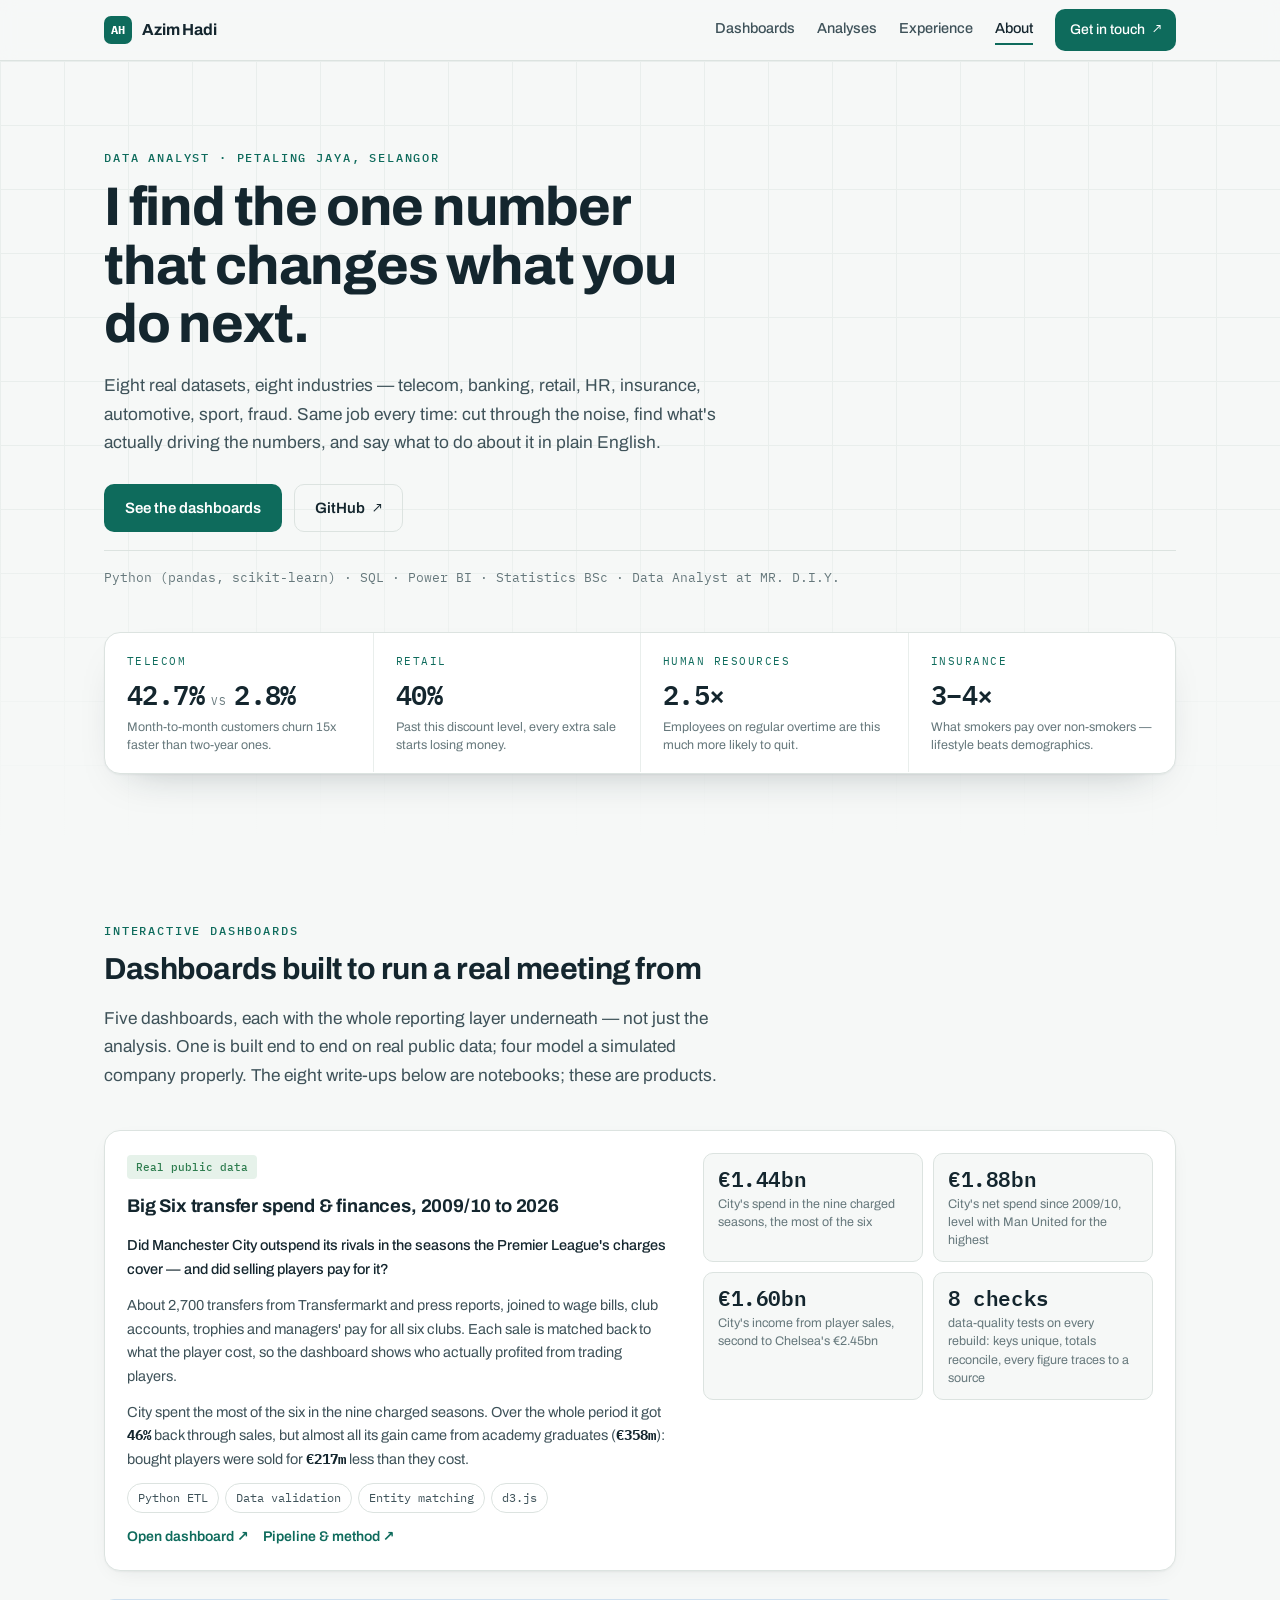
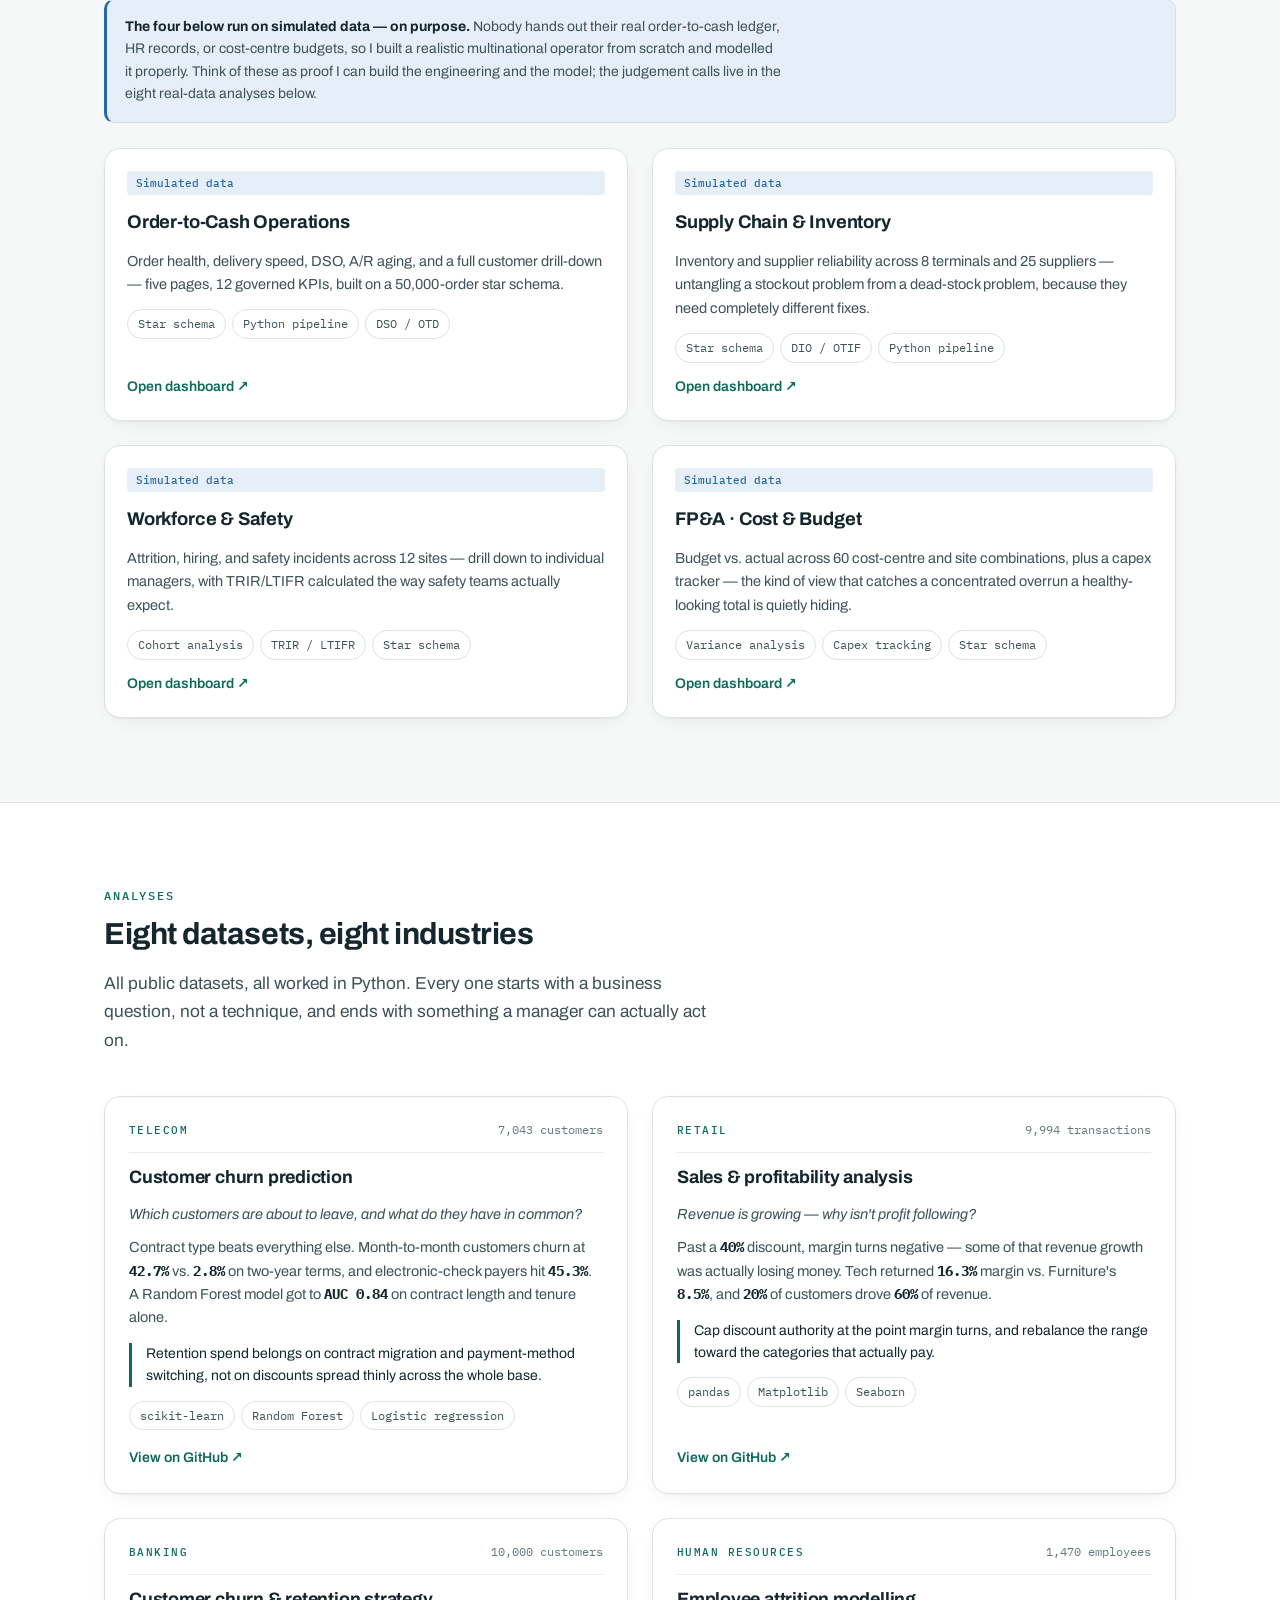
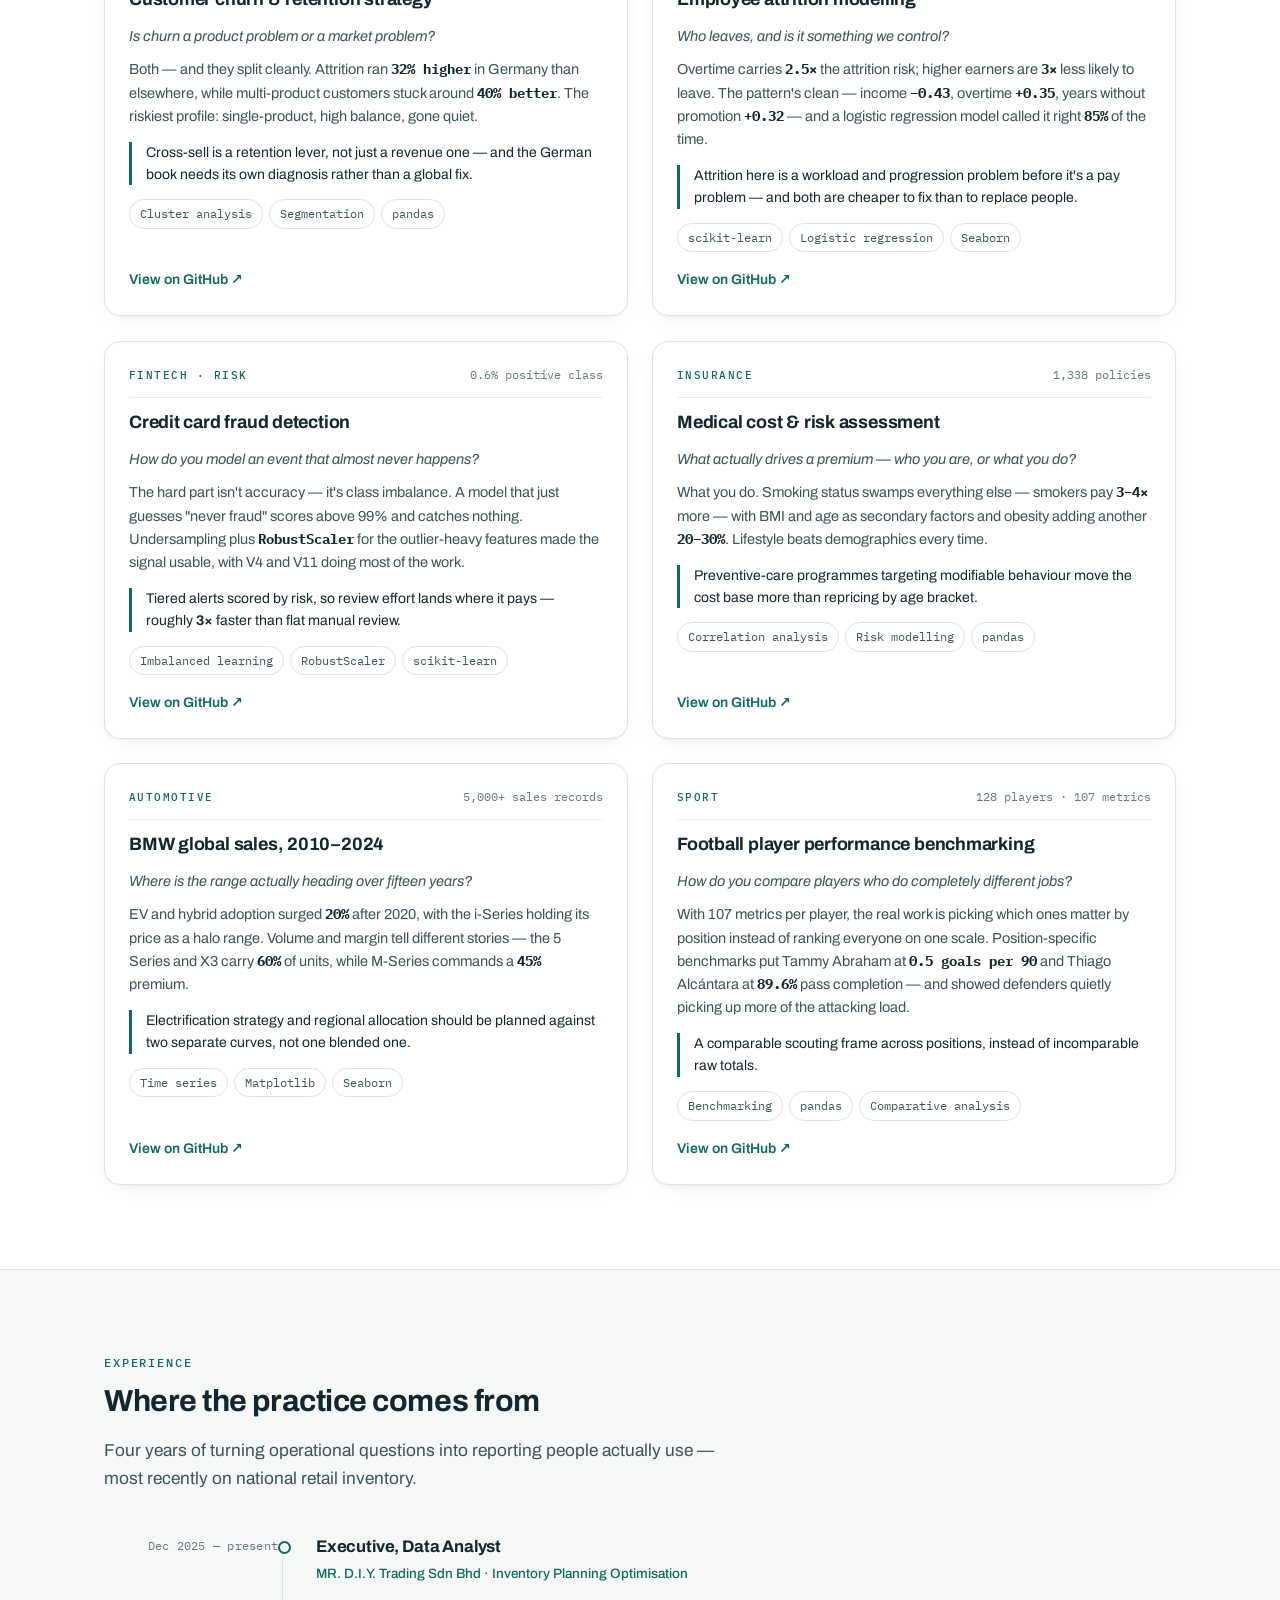
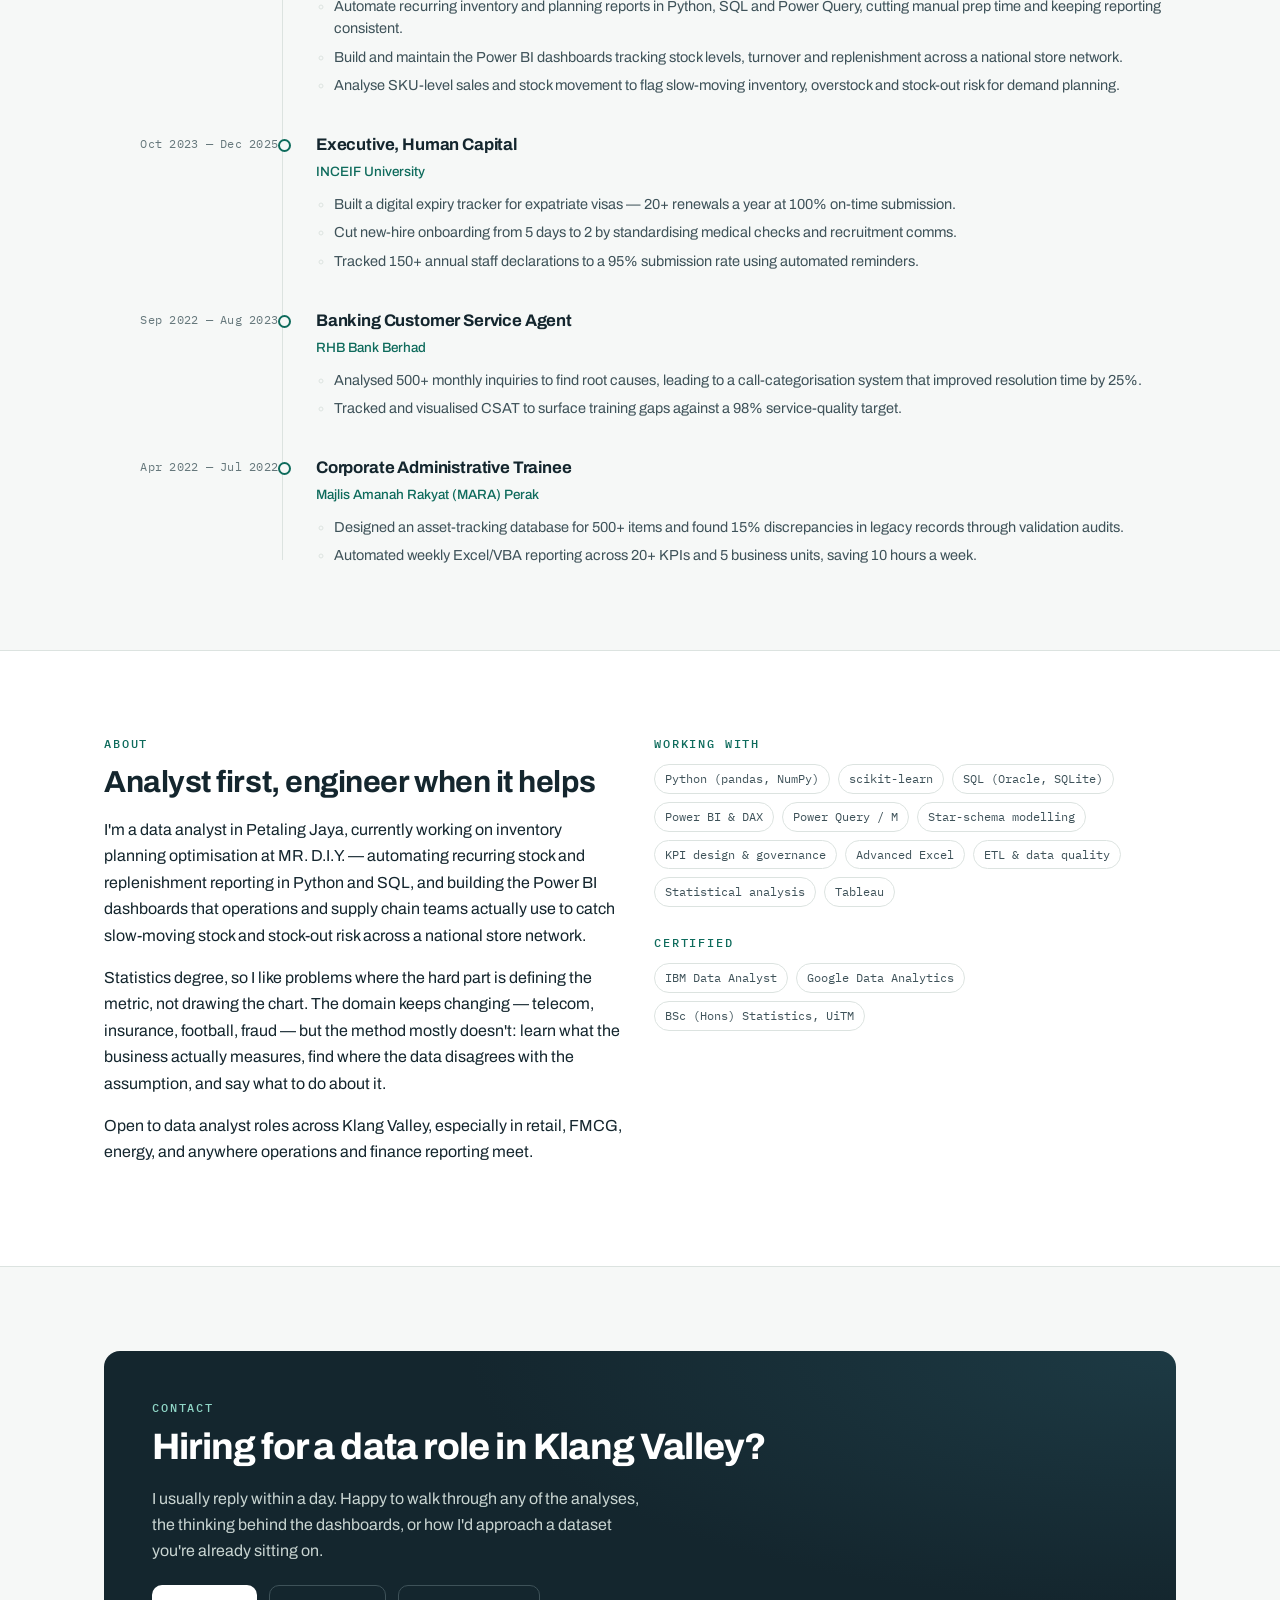
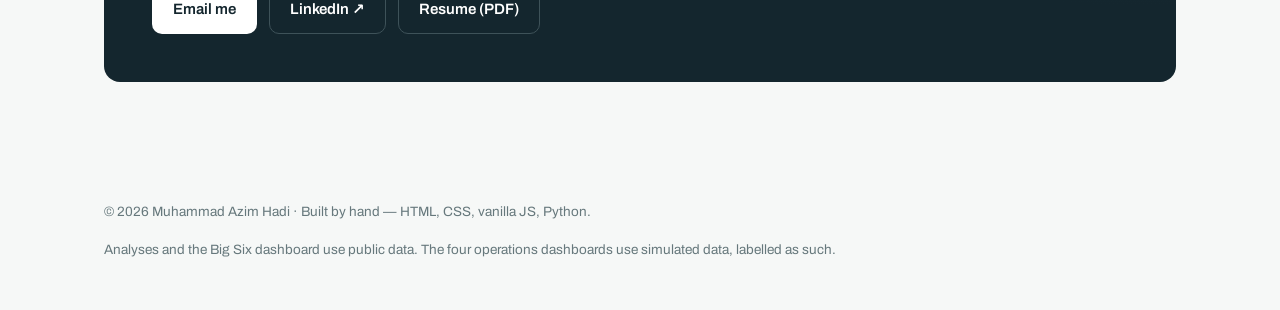
<file: docs/index.html>
<!DOCTYPE html>
<html lang="en">
<head>
<meta charset="UTF-8" />
<meta name="viewport" content="width=device-width, initial-scale=1.0" />
<title>Muhammad Azim Hadi — Data Analyst · Analytics Portfolio</title>
<meta name="description" content="Data analyst in Petaling Jaya. Five interactive dashboards built end to end, one on real public football-finance data, plus eight real-data case studies across telecom, banking, retail, HR, insurance, automotive, sport and fraud." />
<link rel="preconnect" href="https://fonts.googleapis.com" />
<link rel="preconnect" href="https://fonts.gstatic.com" crossorigin />
<link href="https://fonts.googleapis.com/css2?family=Archivo:wght@400;500;600;700;800&family=IBM+Plex+Mono:wght@400;500;600&display=swap" rel="stylesheet" />
<link rel="stylesheet" href="assets/style.css" />
<link rel="icon" href="data:image/svg+xml,<svg xmlns='http://www.w3.org/2000/svg' viewBox='0 0 32 32'><rect width='32' height='32' rx='7' fill='%230E6B5C'/><text x='16' y='21' font-family='monospace' font-size='13' fill='white' text-anchor='middle'>AH</text></svg>" />
</head>
<body>

<header class="site-header">
  <div class="wrap bar">
    <a class="brand" href="#top">
      <span class="mark">AH</span>
      <span data-p="name">Azim Hadi</span>
    </a>
    <nav class="nav">
      <a href="#dashboards" class="hide-m">Dashboards</a>
      <a href="#analyses" class="hide-m">Analyses</a>
      <a href="#experience" class="hide-m">Experience</a>
      <a href="#about" class="hide-m">About</a>
      <a href="#contact" class="btn btn-primary">Get in touch <span class="arr">↗</span></a>
    </nav>
  </div>
</header>

<main id="top">

  <!-- ============================== HERO ============================== -->
  <section class="hero">
    <div class="wrap">
      <p class="eyebrow">Data analyst · Petaling Jaya, Selangor</p>
      <h1 class="display">I find the one number<br />that changes what you do next.</h1>
      <p class="lead">
        Eight real datasets, eight industries — telecom, banking, retail, HR, insurance,
        automotive, sport, fraud. Same job every time: cut through the noise, find what's
        actually driving the numbers, and say what to do about it in plain English.
      </p>
      <div class="cta-row">
        <a class="btn btn-primary" href="#dashboards">See the dashboards</a>
        <a class="btn btn-ghost" href="https://github.com/FrankJR11/Data-Analyst-Portfolio" data-p="github" target="_blank" rel="noopener">GitHub <span class="arr">↗</span></a>
      </div>
      <p class="meta-line">Python (pandas, scikit-learn) · SQL · Power BI · Statistics BSc · Data Analyst at MR. D.I.Y.</p>

      <!-- Signature: four real findings, one per industry -->
      <div class="findings-strip" aria-label="Selected findings across industries">
        <div class="finding">
          <div class="f-sector">Telecom</div>
          <div class="f-stat">42.7%<span class="vs">vs</span>2.8%</div>
          <div class="f-say">Month-to-month customers churn 15x faster than two-year ones.</div>
        </div>
        <div class="finding">
          <div class="f-sector">Retail</div>
          <div class="f-stat">40%</div>
          <div class="f-say">Past this discount level, every extra sale starts losing money.</div>
        </div>
        <div class="finding">
          <div class="f-sector">Human resources</div>
          <div class="f-stat">2.5&times;</div>
          <div class="f-say">Employees on regular overtime are this much more likely to quit.</div>
        </div>
        <div class="finding">
          <div class="f-sector">Insurance</div>
          <div class="f-stat">3–4&times;</div>
          <div class="f-say">What smokers pay over non-smokers — lifestyle beats demographics.</div>
        </div>
      </div>
    </div>
  </section>

  <!-- =========================== DASHBOARDS =========================== -->
  <section class="section" id="dashboards">
    <div class="wrap">
      <div class="section-head">
        <p class="eyebrow">Interactive dashboards</p>
        <h2 class="section-title">Dashboards built to run a real meeting from</h2>
        <p class="lead">Five dashboards, each with the whole reporting layer underneath — not just
        the analysis. One is built end to end on real public data; four model a simulated company
        properly. The eight write-ups below are notebooks; these are products.</p>
      </div>

      <article class="card project-card project-featured">
        <div class="pf-main">
          <span><span class="pill pill-good">Real public data</span></span>
          <h3>Big Six transfer spend &amp; finances, 2009/10 to 2026</h3>
          <p class="pf-q">Did Manchester City outspend its rivals in the seasons the Premier League's
          charges cover — and did selling players pay for it?</p>
          <p>About 2,700 transfers from Transfermarkt and press reports, joined to wage bills, club
          accounts, trophies and managers' pay for all six clubs. Each sale is matched back to what
          the player cost, so the dashboard shows who actually profited from trading players.</p>
          <p class="a-find">City spent the most of the six in the nine charged seasons. Over the whole
          period it got <strong>46%</strong> back through sales, but almost all its gain came from
          academy graduates (<strong>€358m</strong>): bought players were sold for
          <strong>€217m</strong> less than they cost.</p>
          <div class="badges">
            <span class="chip">Python ETL</span><span class="chip">Data validation</span><span class="chip">Entity matching</span><span class="chip">d3.js</span>
          </div>
          <div class="links">
            <a href="big6-dashboard.html">Open dashboard ↗</a>
            <a href="https://github.com/FrankJR11/analytics-portfolio/tree/main/pipeline/big6" target="_blank" rel="noopener">Pipeline &amp; method ↗</a>
          </div>
        </div>
        <div class="pf-stats" aria-label="Headline figures">
          <div class="pf-stat"><span class="v">€1.44bn</span><span class="l">City's spend in the nine charged seasons, the most of the six</span></div>
          <div class="pf-stat"><span class="v">€1.88bn</span><span class="l">City's net spend since 2009/10, level with Man United for the highest</span></div>
          <div class="pf-stat"><span class="v">€1.60bn</span><span class="l">City's income from player sales, second to Chelsea's €2.45bn</span></div>
          <div class="pf-stat"><span class="v">8 checks</span><span class="l">data-quality tests on every rebuild: keys unique, totals reconcile, every figure traces to a source</span></div>
        </div>
      </article>

      <div class="disclosure">
        <p><strong>The four below run on simulated data — on purpose.</strong> Nobody hands out their
        real order-to-cash ledger, HR records, or cost-centre budgets, so I built a realistic
        multinational operator from scratch and modelled it properly. Think of these as proof I
        can build the engineering and the model; the judgement calls live in the eight real-data
        analyses below.</p>
      </div>

      <div class="projects-grid">
        <div class="card project-card">
          <span class="pill pill-info">Simulated data</span>
          <h3>Order-to-Cash Operations</h3>
          <p>Order health, delivery speed, DSO, A/R aging, and a full customer drill-down — five pages, 12 governed KPIs, built on a 50,000-order star schema.</p>
          <div class="badges">
            <span class="chip">Star schema</span><span class="chip">Python pipeline</span><span class="chip">DSO / OTD</span>
          </div>
          <div class="links"><a href="dashboard.html">Open dashboard ↗</a></div>
        </div>

        <div class="card project-card">
          <span class="pill pill-info">Simulated data</span>
          <h3>Supply Chain &amp; Inventory</h3>
          <p>Inventory and supplier reliability across 8 terminals and 25 suppliers — untangling a stockout problem from a dead-stock problem, because they need completely different fixes.</p>
          <div class="badges">
            <span class="chip">Star schema</span><span class="chip">DIO / OTIF</span><span class="chip">Python pipeline</span>
          </div>
          <div class="links"><a href="scm-dashboard.html">Open dashboard ↗</a></div>
        </div>

        <div class="card project-card">
          <span class="pill pill-info">Simulated data</span>
          <h3>Workforce &amp; Safety</h3>
          <p>Attrition, hiring, and safety incidents across 12 sites — drill down to individual managers, with TRIR/LTIFR calculated the way safety teams actually expect.</p>
          <div class="badges">
            <span class="chip">Cohort analysis</span><span class="chip">TRIR / LTIFR</span><span class="chip">Star schema</span>
          </div>
          <div class="links"><a href="hr-dashboard.html">Open dashboard ↗</a></div>
        </div>

        <div class="card project-card">
          <span class="pill pill-info">Simulated data</span>
          <h3>FP&amp;A · Cost &amp; Budget</h3>
          <p>Budget vs. actual across 60 cost-centre and site combinations, plus a capex tracker — the kind of view that catches a concentrated overrun a healthy-looking total is quietly hiding.</p>
          <div class="badges">
            <span class="chip">Variance analysis</span><span class="chip">Capex tracking</span><span class="chip">Star schema</span>
          </div>
          <div class="links"><a href="fpa-dashboard.html">Open dashboard ↗</a></div>
        </div>
      </div>
    </div>
  </section>

  <!-- ============================ ANALYSES ============================ -->
  <section class="section alt" id="analyses">
    <div class="wrap">
      <div class="section-head">
        <p class="eyebrow">Analyses</p>
        <h2 class="section-title">Eight datasets, eight industries</h2>
        <p class="lead">All public datasets, all worked in Python. Every one starts with a business
        question, not a technique, and ends with something a manager can actually act on.</p>
      </div>

      <div class="analysis-grid">

        <article class="card analysis-card">
          <div class="a-head">
            <span class="sector">Telecom</span>
            <span class="a-n">7,043 customers</span>
          </div>
          <h3>Customer churn prediction</h3>
          <p class="a-q">Which customers are about to leave, and what do they have in common?</p>
          <p class="a-find">Contract type beats everything else. Month-to-month customers churn at
          <strong>42.7%</strong> vs. <strong>2.8%</strong> on two-year terms, and electronic-check
          payers hit <strong>45.3%</strong>. A Random Forest model got to <strong>AUC 0.84</strong>
          on contract length and tenure alone.</p>
          <p class="a-so">Retention spend belongs on contract migration and payment-method switching,
          not on discounts spread thinly across the whole base.</p>
          <div class="badges">
            <span class="chip">scikit-learn</span><span class="chip">Random Forest</span><span class="chip">Logistic regression</span>
          </div>
          <div class="links"><a href="https://github.com/FrankJR11/Data-Analyst-Portfolio/blob/main/Telco%20Customer%20Churn/README.md" data-p="repo-telecom" target="_blank" rel="noopener">View on GitHub ↗</a></div>
        </article>

        <article class="card analysis-card">
          <div class="a-head">
            <span class="sector">Retail</span>
            <span class="a-n">9,994 transactions</span>
          </div>
          <h3>Sales &amp; profitability analysis</h3>
          <p class="a-q">Revenue is growing — why isn't profit following?</p>
          <p class="a-find">Past a <strong>40%</strong> discount, margin turns negative — some of that
          revenue growth was actually losing money. Tech returned <strong>16.3%</strong> margin vs.
          Furniture's <strong>8.5%</strong>, and <strong>20%</strong> of customers drove
          <strong>60%</strong> of revenue.</p>
          <p class="a-so">Cap discount authority at the point margin turns, and rebalance the range
          toward the categories that actually pay.</p>
          <div class="badges">
            <span class="chip">pandas</span><span class="chip">Matplotlib</span><span class="chip">Seaborn</span>
          </div>
          <div class="links"><a href="https://github.com/FrankJR11/Data-Analyst-Portfolio/blob/main/Superstore%20Sales%20Analyst/README.md" data-p="repo-retail" target="_blank" rel="noopener">View on GitHub ↗</a></div>
        </article>

        <article class="card analysis-card">
          <div class="a-head">
            <span class="sector">Banking</span>
            <span class="a-n">10,000 customers</span>
          </div>
          <h3>Customer churn &amp; retention strategy</h3>
          <p class="a-q">Is churn a product problem or a market problem?</p>
          <p class="a-find">Both — and they split cleanly. Attrition ran <strong>32% higher</strong>
          in Germany than elsewhere, while multi-product customers stuck around
          <strong>40% better</strong>. The riskiest profile: single-product, high balance, gone
          quiet.</p>
          <p class="a-so">Cross-sell is a retention lever, not just a revenue one — and the German
          book needs its own diagnosis rather than a global fix.</p>
          <div class="badges">
            <span class="chip">Cluster analysis</span><span class="chip">Segmentation</span><span class="chip">pandas</span>
          </div>
          <div class="links"><a href="https://github.com/FrankJR11/Data-Analyst-Portfolio/blob/main/Bank%20Churn%20Analysis%20and%20Retention%20Strategies/README.md" data-p="repo-banking" target="_blank" rel="noopener">View on GitHub ↗</a></div>
        </article>

        <article class="card analysis-card">
          <div class="a-head">
            <span class="sector">Human resources</span>
            <span class="a-n">1,470 employees</span>
          </div>
          <h3>Employee attrition modelling</h3>
          <p class="a-q">Who leaves, and is it something we control?</p>
          <p class="a-find">Overtime carries <strong>2.5&times;</strong> the attrition risk; higher
          earners are <strong>3&times;</strong> less likely to leave. The pattern's clean — income
          <strong>−0.43</strong>, overtime <strong>+0.35</strong>, years without promotion
          <strong>+0.32</strong> — and a logistic regression model called it right
          <strong>85%</strong> of the time.</p>
          <p class="a-so">Attrition here is a workload and progression problem before it's a pay
          problem — and both are cheaper to fix than to replace people.</p>
          <div class="badges">
            <span class="chip">scikit-learn</span><span class="chip">Logistic regression</span><span class="chip">Seaborn</span>
          </div>
          <div class="links"><a href="https://github.com/FrankJR11/Data-Analyst-Portfolio/blob/main/HR%20Employee%20Attrition/README.md" data-p="repo-hr" target="_blank" rel="noopener">View on GitHub ↗</a></div>
        </article>

        <article class="card analysis-card">
          <div class="a-head">
            <span class="sector">Fintech · risk</span>
            <span class="a-n">0.6% positive class</span>
          </div>
          <h3>Credit card fraud detection</h3>
          <p class="a-q">How do you model an event that almost never happens?</p>
          <p class="a-find">The hard part isn't accuracy — it's class imbalance. A model that just
          guesses "never fraud" scores above 99% and catches nothing. Undersampling plus
          <strong>RobustScaler</strong> for the outlier-heavy features made the signal usable, with
          V4 and V11 doing most of the work.</p>
          <p class="a-so">Tiered alerts scored by risk, so review effort lands where it pays —
          roughly <strong>3&times;</strong> faster than flat manual review.</p>
          <div class="badges">
            <span class="chip">Imbalanced learning</span><span class="chip">RobustScaler</span><span class="chip">scikit-learn</span>
          </div>
          <div class="links"><a href="https://github.com/FrankJR11/Data-Analyst-Portfolio/blob/main/Credit%20Card%20Fraud%20Detection/README.md" data-p="repo-fraud" target="_blank" rel="noopener">View on GitHub ↗</a></div>
        </article>

        <article class="card analysis-card">
          <div class="a-head">
            <span class="sector">Insurance</span>
            <span class="a-n">1,338 policies</span>
          </div>
          <h3>Medical cost &amp; risk assessment</h3>
          <p class="a-q">What actually drives a premium — who you are, or what you do?</p>
          <p class="a-find">What you do. Smoking status swamps everything else — smokers pay
          <strong>3–4&times;</strong> more — with BMI and age as secondary factors and obesity adding
          another <strong>20–30%</strong>. Lifestyle beats demographics every time.</p>
          <p class="a-so">Preventive-care programmes targeting modifiable behaviour move the cost
          base more than repricing by age bracket.</p>
          <div class="badges">
            <span class="chip">Correlation analysis</span><span class="chip">Risk modelling</span><span class="chip">pandas</span>
          </div>
          <div class="links"><a href="https://github.com/FrankJR11/Data-Analyst-Portfolio/blob/main/Medical%20Cost%20Analysis/README.md" data-p="repo-insurance" target="_blank" rel="noopener">View on GitHub ↗</a></div>
        </article>

        <article class="card analysis-card">
          <div class="a-head">
            <span class="sector">Automotive</span>
            <span class="a-n">5,000+ sales records</span>
          </div>
          <h3>BMW global sales, 2010–2024</h3>
          <p class="a-q">Where is the range actually heading over fifteen years?</p>
          <p class="a-find">EV and hybrid adoption surged <strong>20%</strong> after 2020, with the
          i-Series holding its price as a halo range. Volume and margin tell different stories —
          the 5 Series and X3 carry <strong>60%</strong> of units, while M-Series commands a
          <strong>45%</strong> premium.</p>
          <p class="a-so">Electrification strategy and regional allocation should be planned against
          two separate curves, not one blended one.</p>
          <div class="badges">
            <span class="chip">Time series</span><span class="chip">Matplotlib</span><span class="chip">Seaborn</span>
          </div>
          <div class="links"><a href="https://github.com/FrankJR11/Data-Analyst-Portfolio/blob/main/BMW%20Sales%20Analysis/README.md" data-p="repo-bmw" target="_blank" rel="noopener">View on GitHub ↗</a></div>
        </article>

        <article class="card analysis-card">
          <div class="a-head">
            <span class="sector">Sport</span>
            <span class="a-n">128 players · 107 metrics</span>
          </div>
          <h3>Football player performance benchmarking</h3>
          <p class="a-q">How do you compare players who do completely different jobs?</p>
          <p class="a-find">With 107 metrics per player, the real work is picking which ones matter
          by position instead of ranking everyone on one scale. Position-specific benchmarks put
          Tammy Abraham at <strong>0.5 goals per 90</strong> and Thiago Alcántara at
          <strong>89.6%</strong> pass completion — and showed defenders quietly picking up more of
          the attacking load.</p>
          <p class="a-so">A comparable scouting frame across positions, instead of incomparable raw
          totals.</p>
          <div class="badges">
            <span class="chip">Benchmarking</span><span class="chip">pandas</span><span class="chip">Comparative analysis</span>
          </div>
          <div class="links"><a href="https://github.com/FrankJR11/Data-Analyst-Portfolio/blob/main/Football%20Player%20Stats%20Analysis/README.md" data-p="repo-football" target="_blank" rel="noopener">View on GitHub ↗</a></div>
        </article>

      </div>
    </div>
  </section>

  <!-- =========================== EXPERIENCE =========================== -->
  <section class="section" id="experience">
    <div class="wrap">
      <div class="section-head">
        <p class="eyebrow">Experience</p>
        <h2 class="section-title">Where the practice comes from</h2>
        <p class="lead">Four years of turning operational questions into reporting people actually
        use — most recently on national retail inventory.</p>
      </div>

      <ol class="timeline">
        <li class="tl-item" data-reveal>
          <div class="tl-when">Dec 2025 — present</div>
          <div class="tl-what">
            <h3>Executive, Data Analyst</h3>
            <p class="tl-org">MR. D.I.Y. Trading Sdn Bhd · Inventory Planning Optimisation</p>
            <ul>
              <li>Automate recurring inventory and planning reports in Python, SQL and Power Query, cutting manual prep time and keeping reporting consistent.</li>
              <li>Build and maintain the Power BI dashboards tracking stock levels, turnover and replenishment across a national store network.</li>
              <li>Analyse SKU-level sales and stock movement to flag slow-moving inventory, overstock and stock-out risk for demand planning.</li>
            </ul>
          </div>
        </li>
        <li class="tl-item" data-reveal>
          <div class="tl-when">Oct 2023 — Dec 2025</div>
          <div class="tl-what">
            <h3>Executive, Human Capital</h3>
            <p class="tl-org">INCEIF University</p>
            <ul>
              <li>Built a digital expiry tracker for expatriate visas — 20+ renewals a year at 100% on-time submission.</li>
              <li>Cut new-hire onboarding from 5 days to 2 by standardising medical checks and recruitment comms.</li>
              <li>Tracked 150+ annual staff declarations to a 95% submission rate using automated reminders.</li>
            </ul>
          </div>
        </li>
        <li class="tl-item" data-reveal>
          <div class="tl-when">Sep 2022 — Aug 2023</div>
          <div class="tl-what">
            <h3>Banking Customer Service Agent</h3>
            <p class="tl-org">RHB Bank Berhad</p>
            <ul>
              <li>Analysed 500+ monthly inquiries to find root causes, leading to a call-categorisation system that improved resolution time by 25%.</li>
              <li>Tracked and visualised CSAT to surface training gaps against a 98% service-quality target.</li>
            </ul>
          </div>
        </li>
        <li class="tl-item" data-reveal>
          <div class="tl-when">Apr 2022 — Jul 2022</div>
          <div class="tl-what">
            <h3>Corporate Administrative Trainee</h3>
            <p class="tl-org">Majlis Amanah Rakyat (MARA) Perak</p>
            <ul>
              <li>Designed an asset-tracking database for 500+ items and found 15% discrepancies in legacy records through validation audits.</li>
              <li>Automated weekly Excel/VBA reporting across 20+ KPIs and 5 business units, saving 10 hours a week.</li>
            </ul>
          </div>
        </li>
      </ol>
    </div>
  </section>

  <!-- ============================= ABOUT ============================== -->
  <section class="section alt" id="about">
    <div class="wrap grid-2">
      <div>
        <p class="eyebrow">About</p>
        <h2 class="section-title">Analyst first, engineer when it helps</h2>
        <p>I'm a data analyst in Petaling Jaya, currently working on inventory planning
        optimisation at MR. D.I.Y. — automating recurring stock and replenishment reporting in
        Python and SQL, and building the Power BI dashboards that operations and supply chain teams
        actually use to catch slow-moving stock and stock-out risk across a national store
        network.</p>
        <p>Statistics degree, so I like problems where the hard part is defining the metric, not
        drawing the chart. The domain keeps changing — telecom, insurance, football, fraud — but
        the method mostly doesn't: learn what the business actually measures, find where the data
        disagrees with the assumption, and say what to do about it.</p>
        <p>Open to data analyst roles across Klang Valley, especially in retail, FMCG, energy, and
        anywhere operations and finance reporting meet.</p>
      </div>
      <div>
        <p class="eyebrow">Working with</p>
        <div class="skill-grid">
          <span class="chip">Python (pandas, NumPy)</span>
          <span class="chip">scikit-learn</span>
          <span class="chip">SQL (Oracle, SQLite)</span>
          <span class="chip">Power BI &amp; DAX</span>
          <span class="chip">Power Query / M</span>
          <span class="chip">Star-schema modelling</span>
          <span class="chip">KPI design &amp; governance</span>
          <span class="chip">Advanced Excel</span>
          <span class="chip">ETL &amp; data quality</span>
          <span class="chip">Statistical analysis</span>
          <span class="chip">Tableau</span>
        </div>
        <p class="eyebrow" style="margin-top:26px;">Certified</p>
        <div class="skill-grid">
          <span class="chip">IBM Data Analyst</span>
          <span class="chip">Google Data Analytics</span>
          <span class="chip">BSc (Hons) Statistics, UiTM</span>
        </div>
      </div>
    </div>
  </section>

  <!-- ============================ CONTACT ============================= -->
  <section class="section" id="contact">
    <div class="wrap">
      <div class="contact-band">
        <p class="eyebrow">Contact</p>
        <h2 class="display">Hiring for a data role in Klang Valley?</h2>
        <p style="max-width:56ch; color:#c8d4d1;">I usually reply within a day. Happy to walk
        through any of the analyses, the thinking behind the dashboards, or how I'd approach a
        dataset you're already sitting on.</p>
        <div class="cta-row" style="display:flex; gap:12px; flex-wrap:wrap; margin-top:20px;">
          <a class="btn btn-primary" href="mailto:axim.hardy@gmail.com" data-p="email">Email me</a>
          <a class="btn btn-ghost" style="color:#fff; border-color:#3e5259;" href="https://www.linkedin.com/in/azim-hadi" data-p="linkedin">LinkedIn ↗</a>
          <a class="btn btn-ghost" style="color:#fff; border-color:#3e5259;" href="resume.pdf" data-p="resume">Resume (PDF)</a>
        </div>
      </div>
    </div>
  </section>

</main>

<footer class="site-footer">
  <div class="wrap">
    <span>© <span id="year"></span> <span data-p="name">Muhammad Azim Hadi</span> · Built by hand — HTML, CSS, vanilla JS, Python.</span>
    <span>Analyses and the Big Six dashboard use public data. The four operations dashboards use simulated data, labelled as such.</span>
  </div>
</footer>

<script src="assets/site.js"></script>
</body>
</html>
</file>
<file: docs/assets/style.css>
/* ==========================================================================
   O2C Portfolio — design system
   Direction: "petrol ledger" — cool ledger paper, petrol-ink text, viridian
   accent, mono numerals. Type: Archivo (display/body) + IBM Plex Mono (data).
   ========================================================================== */

:root {
  --ink: #14262e;
  --ink-soft: #3e5259;
  --muted: #66787c;
  --paper: #f6f8f7;
  --card: #ffffff;
  --line: #dce3e0;
  --line-soft: #e9eeec;

  --petrol: #0e6b5c;
  --petrol-deep: #0a5448;
  --petrol-tint: #e2efec;
  --blue: #2569a8;
  --blue-tint: #e6eff7;
  --amber: #b76e0b;
  --amber-tint: #f7eedd;
  --red: #b23a32;
  --red-tint: #f8e9e7;
  --good: #2e7d4f;
  --good-tint: #e6f2ea;

  --sans: "Archivo", system-ui, -apple-system, "Segoe UI", sans-serif;
  --mono: "IBM Plex Mono", ui-monospace, "SF Mono", Consolas, monospace;

  --r-sm: 6px;
  --r-md: 10px;
  --r-lg: 16px;
  --shadow: 0 1px 2px rgba(20, 38, 46, 0.05), 0 6px 24px -12px rgba(20, 38, 46, 0.14);
  --wrap: 1120px;
}

* { box-sizing: border-box; }
html { scroll-behavior: smooth; }
body {
  margin: 0;
  background: var(--paper);
  color: var(--ink);
  font-family: var(--sans);
  font-size: 16px;
  line-height: 1.65;
  -webkit-font-smoothing: antialiased;
}
img { max-width: 100%; display: block; }
a { color: var(--petrol); text-decoration: none; }
a:hover { text-decoration: underline; }
:focus-visible { outline: 2px solid var(--petrol); outline-offset: 2px; border-radius: 2px; }

.wrap { max-width: var(--wrap); margin: 0 auto; padding: 0 24px; }

/* ---- type roles ------------------------------------------------------- */
.eyebrow {
  font-family: var(--mono);
  font-size: 11.5px;
  font-weight: 500;
  letter-spacing: 0.16em;
  text-transform: uppercase;
  color: var(--petrol);
  margin: 0 0 10px;
}
.display {
  font-weight: 750;
  font-size: clamp(2.1rem, 4.6vw, 3.4rem);
  line-height: 1.08;
  letter-spacing: -0.022em;
  margin: 0 0 18px;
}
h2.section-title {
  font-weight: 700;
  font-size: clamp(1.45rem, 2.4vw, 1.9rem);
  letter-spacing: -0.015em;
  line-height: 1.2;
  margin: 0 0 12px;
}
.lead { font-size: 1.08rem; color: var(--ink-soft); max-width: 62ch; }
.small { font-size: 13.5px; color: var(--muted); }
.mono { font-family: var(--mono); }

/* ---- buttons & chips --------------------------------------------------- */
.btn {
  display: inline-flex;
  align-items: center;
  gap: 8px;
  font-family: var(--sans);
  font-weight: 600;
  font-size: 15px;
  padding: 11px 20px;
  border-radius: var(--r-md);
  border: 1px solid transparent;
  cursor: pointer;
  transition: background 0.15s ease, border-color 0.15s ease, transform 0.1s ease;
  text-decoration: none;
}
.btn:hover { text-decoration: none; transform: translateY(-1px); }
.btn-primary { background: var(--petrol); color: #fff; }
.btn-primary:hover { background: var(--petrol-deep); }
.btn-ghost { background: transparent; color: var(--ink); border-color: var(--line); }
.btn-ghost:hover { border-color: var(--ink-soft); background: #fff; }
.btn .arr { font-family: var(--mono); font-weight: 400; }

.chip {
  display: inline-block;
  font-family: var(--mono);
  font-size: 12px;
  padding: 4px 10px;
  border-radius: 999px;
  border: 1px solid var(--line);
  background: #fff;
  color: var(--ink-soft);
  white-space: nowrap;
}

.pill {
  display: inline-block;
  font-family: var(--mono);
  font-size: 11px;
  font-weight: 500;
  padding: 3px 9px;
  border-radius: 4px;
  white-space: nowrap;
}
.pill-good { background: var(--good-tint); color: var(--good); }
.pill-risk { background: var(--amber-tint); color: var(--amber); }
.pill-off  { background: var(--red-tint);  color: var(--red); }
.pill-info { background: var(--blue-tint); color: var(--blue); }

/* ---- header ------------------------------------------------------------ */
.site-header {
  position: sticky;
  top: 0;
  z-index: 50;
  background: rgba(246, 248, 247, 0.88);
  backdrop-filter: blur(8px);
  border-bottom: 1px solid var(--line);
}
.site-header .bar {
  display: flex;
  align-items: center;
  justify-content: space-between;
  height: 60px;
}
.brand {
  display: flex;
  align-items: center;
  gap: 10px;
  font-weight: 700;
  letter-spacing: -0.01em;
  color: var(--ink);
}
.brand:hover { text-decoration: none; }
.brand .mark {
  width: 28px;
  height: 28px;
  border-radius: 7px;
  background: var(--petrol);
  color: #fff;
  font-family: var(--mono);
  font-size: 12px;
  display: grid;
  place-items: center;
}
.nav { display: flex; gap: 22px; align-items: center; }
.nav a { color: var(--ink-soft); font-size: 14.5px; font-weight: 500; }
.nav a:hover { color: var(--ink); text-decoration: none; }
.nav .btn { padding: 8px 14px; font-size: 14px; }
.nav a.btn-primary, .nav a.btn-primary:hover { color: #fff; }  /* keep the CTA's text white over .nav a */

/* ---- hero + signature flow rail ---------------------------------------- */
.hero {
  position: relative;
  padding: 72px 0 56px;
  background-image:
    repeating-linear-gradient(to right, var(--line-soft) 0 1px, transparent 1px 64px),
    repeating-linear-gradient(to bottom, var(--line-soft) 0 1px, transparent 1px 64px);
}
.hero::after {
  content: "";
  position: absolute;
  inset: 0;
  background: linear-gradient(to bottom, rgba(246,248,247,0) 55%, var(--paper) 100%);
  pointer-events: none;
}
.hero .wrap { position: relative; z-index: 1; }
.hero .cta-row { display: flex; gap: 12px; flex-wrap: wrap; margin: 26px 0 8px; }
.hero .meta-line { font-family: var(--mono); font-size: 12.5px; color: var(--muted); }

.flow-rail {
  margin-top: 44px;
  background: var(--card);
  border: 1px solid var(--line);
  border-radius: var(--r-lg);
  box-shadow: var(--shadow);
  display: grid;
  grid-template-columns: repeat(4, 1fr);
  overflow: hidden;
}
.flow-stage {
  padding: 18px 20px 16px;
  border-left: 1px solid var(--line-soft);
  position: relative;
  opacity: 0;
  transform: translateY(6px);
  animation: stage-in 0.5s ease forwards;
}
.flow-stage:nth-child(1) { border-left: none; animation-delay: 0.05s; }
.flow-stage:nth-child(2) { animation-delay: 0.2s; }
.flow-stage:nth-child(3) { animation-delay: 0.35s; }
.flow-stage:nth-child(4) { animation-delay: 0.5s; }
@keyframes stage-in { to { opacity: 1; transform: none; } }
.flow-stage .stage-label {
  font-family: var(--mono);
  font-size: 11px;
  letter-spacing: 0.14em;
  text-transform: uppercase;
  color: var(--muted);
  display: flex;
  align-items: center;
  gap: 8px;
  margin-bottom: 8px;
}
.flow-stage .stage-label .n { color: var(--petrol); font-weight: 600; }
.flow-stage .stage-value {
  font-family: var(--mono);
  font-size: clamp(1.35rem, 2.4vw, 1.8rem);
  font-weight: 600;
  letter-spacing: -0.02em;
  line-height: 1.15;
}
.flow-stage .stage-sub { font-size: 12.5px; color: var(--muted); margin-top: 4px; }
.flow-stage .flow-arrow {
  position: absolute;
  top: 50%;
  right: -9px;
  transform: translateY(-50%);
  width: 18px;
  height: 18px;
  border-radius: 50%;
  background: var(--petrol);
  color: #fff;
  font-family: var(--mono);
  font-size: 10px;
  display: grid;
  place-items: center;
  z-index: 2;
}
.rail-footnote {
  display: flex;
  justify-content: space-between;
  gap: 12px;
  flex-wrap: wrap;
  margin-top: 10px;
  font-family: var(--mono);
  font-size: 12px;
  color: var(--muted);
}
.rail-footnote .dot-live {
  display: inline-block;
  width: 7px;
  height: 7px;
  border-radius: 50%;
  background: var(--good);
  margin-right: 6px;
  animation: pulse 2.4s ease infinite;
}
@keyframes pulse { 0%,100% { opacity: 1; } 50% { opacity: 0.35; } }

/* ---- generic sections & cards ------------------------------------------ */
.section { padding: 72px 0; }
.section.alt { background: #fff; border-top: 1px solid var(--line); border-bottom: 1px solid var(--line); }
.section-head { max-width: 640px; margin-bottom: 36px; }

.card {
  background: var(--card);
  border: 1px solid var(--line);
  border-radius: var(--r-lg);
  box-shadow: var(--shadow);
}
.card-pad { padding: 22px; }

.grid-2 { display: grid; grid-template-columns: 1fr 1fr; gap: 28px; align-items: start; }
.grid-2-uneven { display: grid; grid-template-columns: 1.05fr 0.95fr; gap: 28px; align-items: start; }

/* TL;DR box */
.tldr { border-left: 3px solid var(--petrol); }
.tldr dl { margin: 0; display: grid; gap: 12px; }
.tldr dt {
  font-family: var(--mono);
  font-size: 11px;
  letter-spacing: 0.14em;
  text-transform: uppercase;
  color: var(--petrol);
  margin-bottom: 2px;
}
.tldr dd { margin: 0; font-size: 15px; color: var(--ink-soft); }

/* mini charts on landing */
.mini-chart-card { padding: 16px 18px 10px; }
.mini-chart-card .mini-title {
  font-family: var(--mono);
  font-size: 12px;
  color: var(--ink-soft);
  display: flex;
  justify-content: space-between;
  gap: 8px;
  margin-bottom: 6px;
}
.mini-chart-card canvas { width: 100% !important; height: 150px !important; }

/* pipeline diagram */
.pipeline { display: grid; grid-template-columns: repeat(5, 1fr); gap: 0; align-items: stretch; }
.pipe-node {
  background: var(--card);
  border: 1px solid var(--line);
  border-radius: var(--r-md);
  padding: 14px 14px 12px;
  position: relative;
  margin-right: 26px;
}
.pipe-node:last-child { margin-right: 0; }
.pipe-node::after {
  content: "→";
  position: absolute;
  right: -22px;
  top: 50%;
  transform: translateY(-50%);
  font-family: var(--mono);
  color: var(--muted);
}
.pipe-node:last-child::after { content: none; }
.pipe-node .t { font-weight: 600; font-size: 14px; margin-bottom: 3px; }
.pipe-node .d { font-size: 12.5px; color: var(--muted); line-height: 1.45; }
.pipe-node .tag { font-family: var(--mono); font-size: 10.5px; color: var(--petrol); letter-spacing: 0.1em; text-transform: uppercase; }

/* project cards */
.projects-grid { display: grid; grid-template-columns: 1fr 1fr; gap: 24px; }
.project-card { display: flex; flex-direction: column; gap: 12px; padding: 22px; transition: border-color 0.15s; }
.project-card:hover { border-color: var(--ink-soft); }
.project-card h3 { margin: 0; font-size: 1.15rem; letter-spacing: -0.01em; }
.project-card p { margin: 0; color: var(--ink-soft); font-size: 14.5px; }
.project-card .badges { display: flex; flex-wrap: wrap; gap: 6px; }
.project-card .links { margin-top: auto; display: flex; gap: 14px; font-size: 14px; font-weight: 600; }

/* skills */
.skill-grid { display: flex; flex-wrap: wrap; gap: 8px; }

/* contact / footer */
.contact-band { background: var(--ink); color: #eef3f2; border-radius: var(--r-lg); padding: 40px; }
.contact-band .eyebrow { color: #8fd6c6; }
.contact-band .display { font-size: clamp(1.6rem, 3vw, 2.3rem); color: #fff; }
.contact-band a.btn-primary { background: #fff; color: var(--ink); }
.contact-band a.btn-primary:hover { background: var(--petrol-tint); }
footer.site-footer { padding: 36px 0 48px; color: var(--muted); font-size: 13.5px; }
footer.site-footer .wrap { display: flex; justify-content: space-between; gap: 16px; flex-wrap: wrap; }

/* ==========================================================================
   DASHBOARD
   ========================================================================== */
.dash-body { background: var(--paper); }
.dash-top {
  position: sticky;
  top: 0;
  z-index: 60;
  background: rgba(246, 248, 247, 0.92);
  backdrop-filter: blur(8px);
  border-bottom: 1px solid var(--line);
}
.dash-top .row1 {
  display: flex;
  align-items: center;
  justify-content: space-between;
  gap: 16px;
  padding: 12px 0 10px;
  flex-wrap: wrap;
}
.dash-title { display: flex; align-items: baseline; gap: 12px; flex-wrap: wrap; }
.dash-title h1 { font-size: 1.15rem; margin: 0; letter-spacing: -0.01em; }
.dash-title .asof { font-family: var(--mono); font-size: 12px; color: var(--muted); }
.dash-actions { display: flex; gap: 10px; align-items: center; }

.filters { display: flex; gap: 10px; align-items: center; flex-wrap: wrap; padding-bottom: 12px; }
.filters label {
  font-family: var(--mono);
  font-size: 11px;
  letter-spacing: 0.1em;
  text-transform: uppercase;
  color: var(--muted);
  display: flex;
  align-items: center;
  gap: 7px;
}
.filters select {
  font-family: var(--sans);
  font-size: 14px;
  padding: 7px 10px;
  border-radius: var(--r-sm);
  border: 1px solid var(--line);
  background: #fff;
  color: var(--ink);
}
.filters .reset {
  font-family: var(--mono);
  font-size: 12px;
  color: var(--muted);
  background: none;
  border: none;
  cursor: pointer;
  padding: 6px 8px;
}
.filters .reset:hover { color: var(--red); }

.tabs { display: flex; gap: 2px; overflow-x: auto; }
.tab-btn {
  font-family: var(--sans);
  font-weight: 600;
  font-size: 14px;
  color: var(--ink-soft);
  background: none;
  border: none;
  border-bottom: 2.5px solid transparent;
  padding: 10px 14px;
  cursor: pointer;
  white-space: nowrap;
}
.tab-btn:hover { color: var(--ink); }
.tab-btn.active { color: var(--petrol); border-bottom-color: var(--petrol); }
.tab-btn .idx { font-family: var(--mono); font-size: 11px; color: var(--muted); margin-right: 6px; }
.tab-btn.active .idx { color: var(--petrol); }

.dash-main { padding: 22px 0 64px; }
.tab-page { display: none; }
.tab-page.active { display: block; animation: page-in 0.25s ease; }
@keyframes page-in { from { opacity: 0; transform: translateY(4px); } to { opacity: 1; transform: none; } }

.insight-banner {
  display: flex;
  gap: 10px;
  align-items: flex-start;
  background: var(--amber-tint);
  color: #6d4207;
  border: 1px solid #ecd9b7;
  border-radius: var(--r-md);
  padding: 12px 16px;
  font-size: 14px;
  margin-bottom: 16px;
}
.insight-banner.tone-red { background: var(--red-tint); color: #7c2a24; border-color: #eccdc9; }
.insight-banner.tone-good { background: var(--good-tint); color: #23603d; border-color: #cfe6d7; }
.insight-banner.tone-info { background: var(--blue-tint); color: #1d4f7e; border-color: #cfe0f0; }
.insight-banner.tone-amber { background: var(--amber-tint); color: #7a4a08; border-color: #ecd9bd; }
.insight-banner .ic { font-family: var(--mono); font-weight: 600; }
.insight-banner strong { font-weight: 600; }

.kpi-row { display: grid; grid-template-columns: repeat(4, 1fr); gap: 12px; margin-bottom: 16px; }
.kpi {
  background: var(--card);
  border: 1px solid var(--line);
  border-radius: var(--r-md);
  padding: 14px 16px;
}
.kpi .k-label {
  font-family: var(--mono);
  font-size: 11px;
  letter-spacing: 0.1em;
  text-transform: uppercase;
  color: var(--muted);
}
.kpi .k-value {
  font-family: var(--mono);
  font-size: clamp(1.35rem, 2vw, 1.7rem);
  font-weight: 600;
  letter-spacing: -0.02em;
  margin-top: 6px;
  line-height: 1.1;
}
.kpi .k-sub { font-size: 12.5px; margin-top: 5px; color: var(--muted); }
.kpi .k-sub.up { color: var(--good); }
.kpi .k-sub.down { color: var(--red); }
.kpi .k-sub.warn { color: var(--amber); }

.panel-grid { display: grid; grid-template-columns: 1fr 1fr; gap: 12px; margin-bottom: 12px; }
.panel-grid.wide-left { grid-template-columns: 1.25fr 1fr; }
.panel {
  background: var(--card);
  border: 1px solid var(--line);
  border-radius: var(--r-md);
  padding: 16px 18px;
  min-width: 0;
}
.panel.full { grid-column: 1 / -1; }
.panel .p-title {
  font-size: 13.5px;
  font-weight: 600;
  margin: 0 0 12px;
  display: flex;
  justify-content: space-between;
  align-items: baseline;
  gap: 10px;
}
.panel .p-title .hint { font-family: var(--mono); font-size: 11px; font-weight: 400; color: var(--muted); }

/* Charts must live in a fixed-height frame — otherwise Chart.js (with
   maintainAspectRatio:false) and its flexible container grow each other forever. */
.chart-box { position: relative; width: 100%; }
.chart-box > canvas { position: absolute; inset: 0; width: 100% !important; height: 100% !important; }
.panel canvas { width: 100% !important; }

/* data tables */
.dtable { width: 100%; border-collapse: collapse; font-size: 13px; }
.dtable th {
  text-align: left;
  font-family: var(--mono);
  font-size: 10.5px;
  font-weight: 500;
  letter-spacing: 0.08em;
  text-transform: uppercase;
  color: var(--muted);
  padding: 6px 8px;
  border-bottom: 1px solid var(--line);
}
.dtable td { padding: 8px; border-bottom: 1px solid var(--line-soft); }
.dtable tr:last-child td { border-bottom: none; }
.dtable .num { text-align: right; font-family: var(--mono); font-size: 12.5px; }
.dtable .cell-good { background: var(--good-tint); color: var(--good); }
.dtable .cell-risk { background: var(--amber-tint); color: var(--amber); }
.dtable .cell-off  { background: var(--red-tint);  color: var(--red); }

/* CSS bar charts */
.hbar-row { display: grid; grid-template-columns: 128px 1fr 84px; align-items: center; gap: 10px; margin-bottom: 9px; font-size: 13px; }
.hbar-row .lab { color: var(--ink-soft); white-space: nowrap; overflow: hidden; text-overflow: ellipsis; }
.hbar-row .track { background: var(--line-soft); border-radius: 4px; height: 16px; overflow: hidden; }
.hbar-row .fill { height: 100%; border-radius: 4px; background: var(--petrol); transition: width 0.4s ease; }
.hbar-row .val { font-family: var(--mono); font-size: 12px; text-align: right; color: var(--ink-soft); }

/* stacked bars */
.stack-row { display: grid; grid-template-columns: 84px 1fr 84px; align-items: center; gap: 10px; margin-bottom: 10px; font-size: 13px; }
.stack-row .track { display: flex; height: 18px; border-radius: 4px; overflow: hidden; background: var(--line-soft); }
.stack-row .seg { height: 100%; }
.legend { display: flex; flex-wrap: wrap; gap: 12px; margin-top: 10px; font-size: 12px; color: var(--ink-soft); }
.legend .li { display: inline-flex; align-items: center; gap: 6px; }
.legend .sw { width: 10px; height: 10px; border-radius: 2px; display: inline-block; }

/* funnel */
.funnel-stage { margin-bottom: 8px; }
.funnel-stage .bar {
  color: #fff;
  border-radius: 5px;
  padding: 9px 14px;
  font-size: 13px;
  display: flex;
  justify-content: space-between;
  gap: 10px;
  min-width: 220px;
  transition: width 0.4s ease;
}
.funnel-stage .bar strong { font-weight: 600; }
.funnel-stage .bar .mono { opacity: 0.9; }

/* customer 360 */
.cust-picker { display: flex; gap: 10px; align-items: center; flex-wrap: wrap; margin-bottom: 14px; }
.cust-picker input {
  font-family: var(--sans);
  font-size: 14px;
  padding: 9px 12px;
  border: 1px solid var(--line);
  border-radius: var(--r-sm);
  min-width: 280px;
  background: #fff;
}
.cust-picker .quick { font-family: var(--mono); font-size: 12px; color: var(--muted); }
.cust-picker .quick button {
  font-family: var(--mono);
  font-size: 12px;
  color: var(--petrol);
  background: none;
  border: none;
  cursor: pointer;
  text-decoration: underline;
  padding: 2px 4px;
}
.profile-strip { display: grid; grid-template-columns: repeat(5, 1fr); gap: 14px; }
.profile-strip .f .l { font-family: var(--mono); font-size: 10.5px; letter-spacing: 0.08em; text-transform: uppercase; color: var(--muted); }
.profile-strip .f .v { font-weight: 600; font-size: 14px; margin-top: 3px; }

.paybar-row { display: grid; grid-template-columns: 96px 1fr 120px; gap: 10px; align-items: center; margin-bottom: 8px; font-size: 12.5px; }
.paybar-row .track { position: relative; background: var(--line-soft); height: 16px; border-radius: 4px; }
.paybar-row .fill { position: absolute; inset: 0 auto 0 0; border-radius: 4px; }
.paybar-row .term-mark { position: absolute; top: -3px; bottom: -3px; width: 2px; background: var(--ink); opacity: 0.55; }

/* governance */
.gov-note { font-size: 13px; color: var(--muted); margin-top: 12px; }

.dash-footer { border-top: 1px solid var(--line); padding: 20px 0 40px; color: var(--muted); font-size: 12.5px; }
.dash-footer .wrap { display: flex; justify-content: space-between; gap: 14px; flex-wrap: wrap; }

.nodata { font-family: var(--mono); font-size: 12.5px; color: var(--muted); padding: 14px 4px; }

/* ---- responsive --------------------------------------------------------- */
@media (max-width: 900px) {
  .grid-2, .grid-2-uneven, .projects-grid, .panel-grid, .panel-grid.wide-left { grid-template-columns: 1fr; }
  .kpi-row { grid-template-columns: 1fr 1fr; }
  .flow-rail { grid-template-columns: 1fr 1fr; }
  .flow-stage:nth-child(3) { border-top: 1px solid var(--line-soft); }
  .flow-stage:nth-child(4) { border-top: 1px solid var(--line-soft); }
  .flow-stage:nth-child(even) .flow-arrow { display: none; }
  .pipeline { grid-template-columns: 1fr; }
  .pipe-node { margin-right: 0; margin-bottom: 24px; }
  .pipe-node::after { content: "↓"; right: auto; left: 50%; top: auto; bottom: -21px; transform: translateX(-50%); }
  .profile-strip { grid-template-columns: 1fr 1fr; }
  .nav .hide-m { display: none; }
}
@media (max-width: 560px) {
  .kpi-row { grid-template-columns: 1fr 1fr; }
  .flow-rail { grid-template-columns: 1fr; }
  .flow-stage { border-left: none; border-top: 1px solid var(--line-soft); }
  .flow-stage:first-child { border-top: none; }
  .flow-stage .flow-arrow { display: none; }
  .hbar-row { grid-template-columns: 96px 1fr 70px; }
}

@media (prefers-reduced-motion: reduce) {
  html { scroll-behavior: auto; }
  *, *::before, *::after { animation-duration: 0.01ms !important; animation-iteration-count: 1 !important; transition-duration: 0.01ms !important; }
}

/* ==========================================================================
   POLISH LAYER — landing page refinement + motion
   Appended so the dashboard rules above are untouched. Motion is built on
   IntersectionObserver + CSS transitions (no framework), and every animated
   property is transform/opacity only so it stays on the compositor.
   ========================================================================== */

/* ---- scroll progress ---------------------------------------------------- */
.scroll-progress {
  position: fixed;
  top: 0; left: 0;
  height: 2px;
  width: 100%;
  transform: scaleX(0);
  transform-origin: 0 50%;
  background: linear-gradient(90deg, var(--petrol), var(--blue));
  z-index: 100;
  will-change: transform;
}

/* ---- reveal-on-scroll --------------------------------------------------- */
[data-reveal] {
  opacity: 0;
  transform: translateY(14px);
  transition: opacity 0.55s cubic-bezier(0.22, 1, 0.36, 1),
              transform 0.55s cubic-bezier(0.22, 1, 0.36, 1);
}
[data-reveal].is-in { opacity: 1; transform: none; }
.reveal-ready [data-reveal] { will-change: opacity, transform; }

/* ---- header: active section + tighter bar -------------------------------- */
.nav a.is-active { color: var(--ink); }
.nav a:not(.btn) { position: relative; padding-bottom: 2px; }
.nav a:not(.btn)::after {
  content: "";
  position: absolute;
  left: 0; right: 0; bottom: -2px;
  height: 1.5px;
  background: var(--petrol);
  transform: scaleX(0);
  transform-origin: 0 50%;
  transition: transform 0.22s cubic-bezier(0.22, 1, 0.36, 1);
}
.nav a:not(.btn):hover::after,
.nav a.is-active::after { transform: scaleX(1); }

/* ---- hero refinement ----------------------------------------------------- */
.hero { padding: 88px 0 64px; }
.hero .display { max-width: 19ch; }
.hero .lead { margin-bottom: 4px; }
.hero .meta-line { margin-top: 18px; padding-top: 16px; border-top: 1px solid var(--line); }

/* the live rail is the signature element — give it more presence */
.flow-rail { margin-top: 40px; box-shadow: 0 1px 2px rgba(20,38,46,.05), 0 18px 44px -26px rgba(20,38,46,.34); }
.flow-stage { padding: 20px 22px 18px; transition: background 0.2s ease; }
.flow-stage:hover { background: var(--petrol-tint); }
.flow-stage .stage-value { font-variant-numeric: tabular-nums; }

/* ---- section rhythm ------------------------------------------------------ */
.section { padding: 84px 0; }
.section-head { margin-bottom: 40px; }

/* ---- cards: lift on hover ------------------------------------------------ */
.project-card {
  transition: border-color 0.2s ease, transform 0.25s cubic-bezier(0.22,1,0.36,1), box-shadow 0.25s ease;
}
.project-card:hover {
  transform: translateY(-3px);
  border-color: var(--petrol);
  box-shadow: 0 1px 2px rgba(20,38,46,.05), 0 20px 40px -22px rgba(20,38,46,.32);
}
.project-card .links a { position: relative; }
.project-card .links a:hover { text-decoration: none; }
.project-card .links a::after {
  content: "";
  position: absolute;
  left: 0; right: 0; bottom: -2px;
  height: 1.5px;
  background: currentColor;
  transform: scaleX(0);
  transform-origin: 0 50%;
  transition: transform 0.22s cubic-bezier(0.22,1,0.36,1);
}
.project-card .links a:hover::after { transform: scaleX(1); }

.pipe-node { transition: border-color 0.2s ease, transform 0.25s cubic-bezier(0.22,1,0.36,1); }
.pipe-node:hover { border-color: var(--petrol); transform: translateY(-2px); }

.mini-chart-card { transition: box-shadow 0.25s ease; }
.mini-chart-card:hover { box-shadow: 0 1px 2px rgba(20,38,46,.05), 0 18px 36px -22px rgba(20,38,46,.3); }

.chip { transition: border-color 0.18s ease, color 0.18s ease; }
.skill-grid .chip:hover { border-color: var(--petrol); color: var(--petrol); }

/* ---- experience timeline -------------------------------------------------- */
.timeline { list-style: none; margin: 0; padding: 0; position: relative; }
.timeline::before {
  content: "";
  position: absolute;
  left: 178px;
  top: 6px;
  bottom: 6px;
  width: 1px;
  background: var(--line);
}
.tl-item {
  display: grid;
  grid-template-columns: 178px 1fr;
  gap: 0 34px;
  padding-bottom: 34px;
  position: relative;
}
.tl-item:last-child { padding-bottom: 0; }
.tl-item::before {
  content: "";
  position: absolute;
  left: 174px;
  top: 8px;
  width: 9px;
  height: 9px;
  border-radius: 50%;
  background: var(--paper);
  border: 2px solid var(--petrol);
  z-index: 1;
}
.section.alt .tl-item::before { background: #fff; }
.tl-when {
  font-family: var(--mono);
  font-size: 12px;
  color: var(--muted);
  letter-spacing: 0.02em;
  padding-top: 3px;
  text-align: right;
  padding-right: 4px;
}
.tl-what h3 { margin: 0 0 2px; font-size: 1.05rem; letter-spacing: -0.01em; }
.tl-org { margin: 0 0 10px; font-size: 13.5px; color: var(--petrol); font-weight: 500; }
.tl-what ul { margin: 0; padding-left: 18px; display: grid; gap: 6px; }
.tl-what li { font-size: 14.5px; color: var(--ink-soft); line-height: 1.55; }
.tl-what li::marker { color: var(--line); }

/* ---- contact band -------------------------------------------------------- */
.contact-band {
  position: relative;
  overflow: hidden;
  padding: 48px;
  background:
    radial-gradient(120% 140% at 100% 0%, #1d3a44 0%, transparent 55%),
    var(--ink);
}
.contact-band .btn { transition: transform 0.2s cubic-bezier(0.22,1,0.36,1), background 0.18s ease, border-color 0.18s ease; }
.contact-band .btn:hover { transform: translateY(-2px); }
.contact-band .btn-ghost:hover { border-color: #7fbfae; background: rgba(255,255,255,0.06); }

/* ---- responsive polish ---------------------------------------------------- */
@media (max-width: 900px) {
  .hero { padding: 60px 0 48px; }
  .section { padding: 60px 0; }
  .contact-band { padding: 32px 24px; }
  .timeline::before { left: 5px; }
  .tl-item { grid-template-columns: 1fr; gap: 6px; padding-left: 28px; padding-bottom: 30px; }
  .tl-item::before { left: 1px; top: 6px; }
  .tl-when { text-align: left; padding-right: 0; }
}
@media (max-width: 560px) {
  .hero .display { max-width: none; }
  .hero .cta-row .btn { width: 100%; justify-content: center; }
}

/* motion off: show everything immediately */
@media (prefers-reduced-motion: reduce) {
  [data-reveal] { opacity: 1 !important; transform: none !important; }
  .scroll-progress { display: none; }
}

/* ==========================================================================
   ANALYSES LAYOUT — findings strip + analysis cards
   ========================================================================== */

/* ---- hero findings strip (signature element) ----------------------------- */
.findings-strip {
  margin-top: 44px;
  background: var(--card);
  border: 1px solid var(--line);
  border-radius: var(--r-lg);
  box-shadow: 0 1px 2px rgba(20,38,46,.05), 0 18px 44px -26px rgba(20,38,46,.34);
  display: grid;
  grid-template-columns: repeat(4, 1fr);
  overflow: hidden;
}
.finding {
  padding: 20px 22px 18px;
  border-left: 1px solid var(--line-soft);
  transition: background 0.2s ease;
}
.finding:first-child { border-left: none; }
.finding:hover { background: var(--petrol-tint); }
.f-sector {
  font-family: var(--mono);
  font-size: 10.5px;
  letter-spacing: 0.14em;
  text-transform: uppercase;
  color: var(--petrol);
  margin-bottom: 10px;
}
.f-stat {
  font-family: var(--mono);
  font-size: clamp(1.3rem, 2.3vw, 1.7rem);
  font-weight: 600;
  letter-spacing: -0.02em;
  line-height: 1.1;
  font-variant-numeric: tabular-nums;
  display: flex;
  align-items: baseline;
  gap: 7px;
  flex-wrap: wrap;
}
.f-stat .vs {
  font-size: 11px;
  font-weight: 400;
  color: var(--muted);
  letter-spacing: 0.08em;
  text-transform: uppercase;
}
.f-say { font-size: 12.5px; color: var(--muted); margin-top: 8px; line-height: 1.45; }

/* ---- analysis cards ------------------------------------------------------ */
.analysis-grid { display: grid; grid-template-columns: 1fr 1fr; gap: 24px; }
.analysis-card {
  display: flex;
  flex-direction: column;
  gap: 10px;
  padding: 24px;
  transition: border-color 0.2s ease, transform 0.25s cubic-bezier(0.22,1,0.36,1), box-shadow 0.25s ease;
}
.analysis-card:hover {
  transform: translateY(-3px);
  border-color: var(--petrol);
  box-shadow: 0 1px 2px rgba(20,38,46,.05), 0 20px 40px -22px rgba(20,38,46,.32);
}
.a-head {
  display: flex;
  align-items: center;
  justify-content: space-between;
  gap: 12px;
  padding-bottom: 12px;
  border-bottom: 1px solid var(--line-soft);
}
.sector {
  font-family: var(--mono);
  font-size: 10.5px;
  letter-spacing: 0.14em;
  text-transform: uppercase;
  color: var(--petrol);
  font-weight: 500;
}
.a-n { font-family: var(--mono); font-size: 11.5px; color: var(--muted); }
.analysis-card h3 { margin: 0; font-size: 1.12rem; letter-spacing: -0.012em; }
.a-q {
  margin: 0;
  font-size: 14.5px;
  font-style: italic;
  color: var(--ink-soft);
}
.a-find { margin: 0; font-size: 14.5px; color: var(--ink-soft); line-height: 1.6; }
.a-find strong { color: var(--ink); font-weight: 650; font-family: var(--mono); font-size: 13.8px; }
.a-so {
  margin: 4px 0 0;
  font-size: 14px;
  color: var(--ink);
  padding-left: 14px;
  border-left: 3px solid var(--petrol);
  line-height: 1.55;
}
.analysis-card .badges { display: flex; flex-wrap: wrap; gap: 6px; margin-top: 4px; }
.analysis-card .links { margin-top: auto; padding-top: 6px; display: flex; gap: 14px; font-size: 14px; font-weight: 600; }
.analysis-card .links a { position: relative; }
.analysis-card .links a:hover { text-decoration: none; }
.analysis-card .links a::after {
  content: "";
  position: absolute;
  left: 0; right: 0; bottom: -2px;
  height: 1.5px;
  background: currentColor;
  transform: scaleX(0);
  transform-origin: 0 50%;
  transition: transform 0.22s cubic-bezier(0.22,1,0.36,1);
}
.analysis-card .links a:hover::after { transform: scaleX(1); }

/* ---- honest-labelling note on the dashboards section --------------------- */
.disclosure {
  background: var(--blue-tint);
  border: 1px solid #cfe0ef;
  border-left: 3px solid var(--blue);
  border-radius: var(--r-md);
  padding: 16px 18px;
  margin: 0 0 26px;
}
.disclosure p { margin: 0; font-size: 14px; color: var(--ink-soft); line-height: 1.6; max-width: 82ch; }
.disclosure strong { color: var(--ink); }

/* ---- responsive ----------------------------------------------------------- */
@media (max-width: 900px) {
  .findings-strip { grid-template-columns: 1fr 1fr; }
  .finding:nth-child(3), .finding:nth-child(4) { border-top: 1px solid var(--line-soft); }
  .finding:nth-child(odd) { border-left: none; }
  .analysis-grid { grid-template-columns: 1fr; }
}
@media (max-width: 560px) {
  .findings-strip { grid-template-columns: 1fr; }
  .finding { border-left: none; border-top: 1px solid var(--line-soft); }
  .finding:first-child { border-top: none; }
}

/* ==========================================================================
   DASHBOARD POLISH LAYER
   Same motion/depth language as the landing-page polish layer above, applied
   to the four dashboard shells (O2C, SCM, HR, FP&A) so they read as one
   product instead of a plainer, data-only afterthought.
   ========================================================================== */

/* ---- kpi cards: depth + tone accent -------------------------------------- */
.kpi {
  position: relative;
  overflow: hidden;
  box-shadow: 0 1px 2px rgba(20,38,46,.04);
  transition: transform 0.22s cubic-bezier(0.22,1,0.36,1), box-shadow 0.22s ease, border-color 0.22s ease;
}
.kpi::before {
  content: "";
  position: absolute;
  left: 0; top: 0; bottom: 0;
  width: 3px;
  background: var(--line);
}
.kpi.tone-up::before { background: var(--good); }
.kpi.tone-down::before { background: var(--red); }
.kpi.tone-warn::before { background: var(--amber); }
.kpi:hover {
  transform: translateY(-2px);
  border-color: var(--ink-soft);
  box-shadow: 0 1px 2px rgba(20,38,46,.05), 0 16px 32px -20px rgba(20,38,46,.3);
}
.kpi .k-value { font-variant-numeric: tabular-nums; }

/* ---- panels: lift them off the page like the landing cards --------------- */
.panel {
  box-shadow: 0 1px 2px rgba(20,38,46,.04);
  transition: box-shadow 0.25s ease, border-color 0.25s ease;
}
.panel:hover { border-color: var(--line-soft); box-shadow: 0 1px 2px rgba(20,38,46,.05), 0 18px 36px -24px rgba(20,38,46,.28); }

/* ---- insight banners: accent bar to match .disclosure -------------------- */
.insight-banner { border-left-width: 3px; transition: background 0.2s ease; }
.insight-banner .ic { display: inline-block; transform: translateY(1px); }

/* ---- tabs: smooth active state + hover wash ------------------------------- */
.tab-btn {
  border-radius: var(--r-sm) var(--r-sm) 0 0;
  transition: color 0.18s ease, border-color 0.18s ease, background 0.18s ease;
}
.tab-btn:hover { background: var(--petrol-tint); }
.tab-btn.active { background: transparent; }

/* ---- filters: same focus language as the rest of the site ----------------- */
.filters select,
.cust-picker input {
  transition: border-color 0.18s ease, box-shadow 0.18s ease;
}
.filters select:hover,
.cust-picker input:hover { border-color: var(--ink-soft); }
.filters select:focus-visible,
.cust-picker input:focus-visible {
  outline: none;
  border-color: var(--petrol);
  box-shadow: 0 0 0 3px var(--petrol-tint);
}

/* ---- data tables: row hover for scannability ------------------------------ */
.dtable tbody tr { transition: background 0.12s ease; }
.dtable tbody tr:hover { background: var(--petrol-tint); }

/* ---- sticky dashboard header: separate from content on scroll ------------- */
.dash-top { box-shadow: 0 1px 2px rgba(20,38,46,.04); }

@media (prefers-reduced-motion: reduce) {
  .kpi, .panel, .tab-btn { transition: none !important; }
}

/* ---- featured project: real public data (Big Six dashboard) -------------- */
.project-featured { display: grid; grid-template-columns: 1.2fr 1fr; gap: 16px 36px; align-items: start; margin-bottom: 28px; }
.project-featured .pf-main { display: flex; flex-direction: column; gap: 12px; min-width: 0; }
.project-featured .pf-q { color: var(--ink); font-weight: 500; }
.project-featured .pf-stats { display: grid; grid-template-columns: 1fr 1fr; gap: 10px; }
.pf-stat { border: 1px solid var(--line); border-radius: var(--r-md); padding: 12px 14px; background: var(--paper); }
.pf-stat .v { display: block; font-family: var(--mono); font-weight: 600; font-size: 1.3rem; letter-spacing: -0.02em; color: var(--ink); line-height: 1.2; }
.pf-stat .l { display: block; margin-top: 4px; font-size: 12.5px; color: var(--muted); line-height: 1.45; }
@media (max-width: 900px) {
  .project-featured { grid-template-columns: 1fr; }
}
</file>
